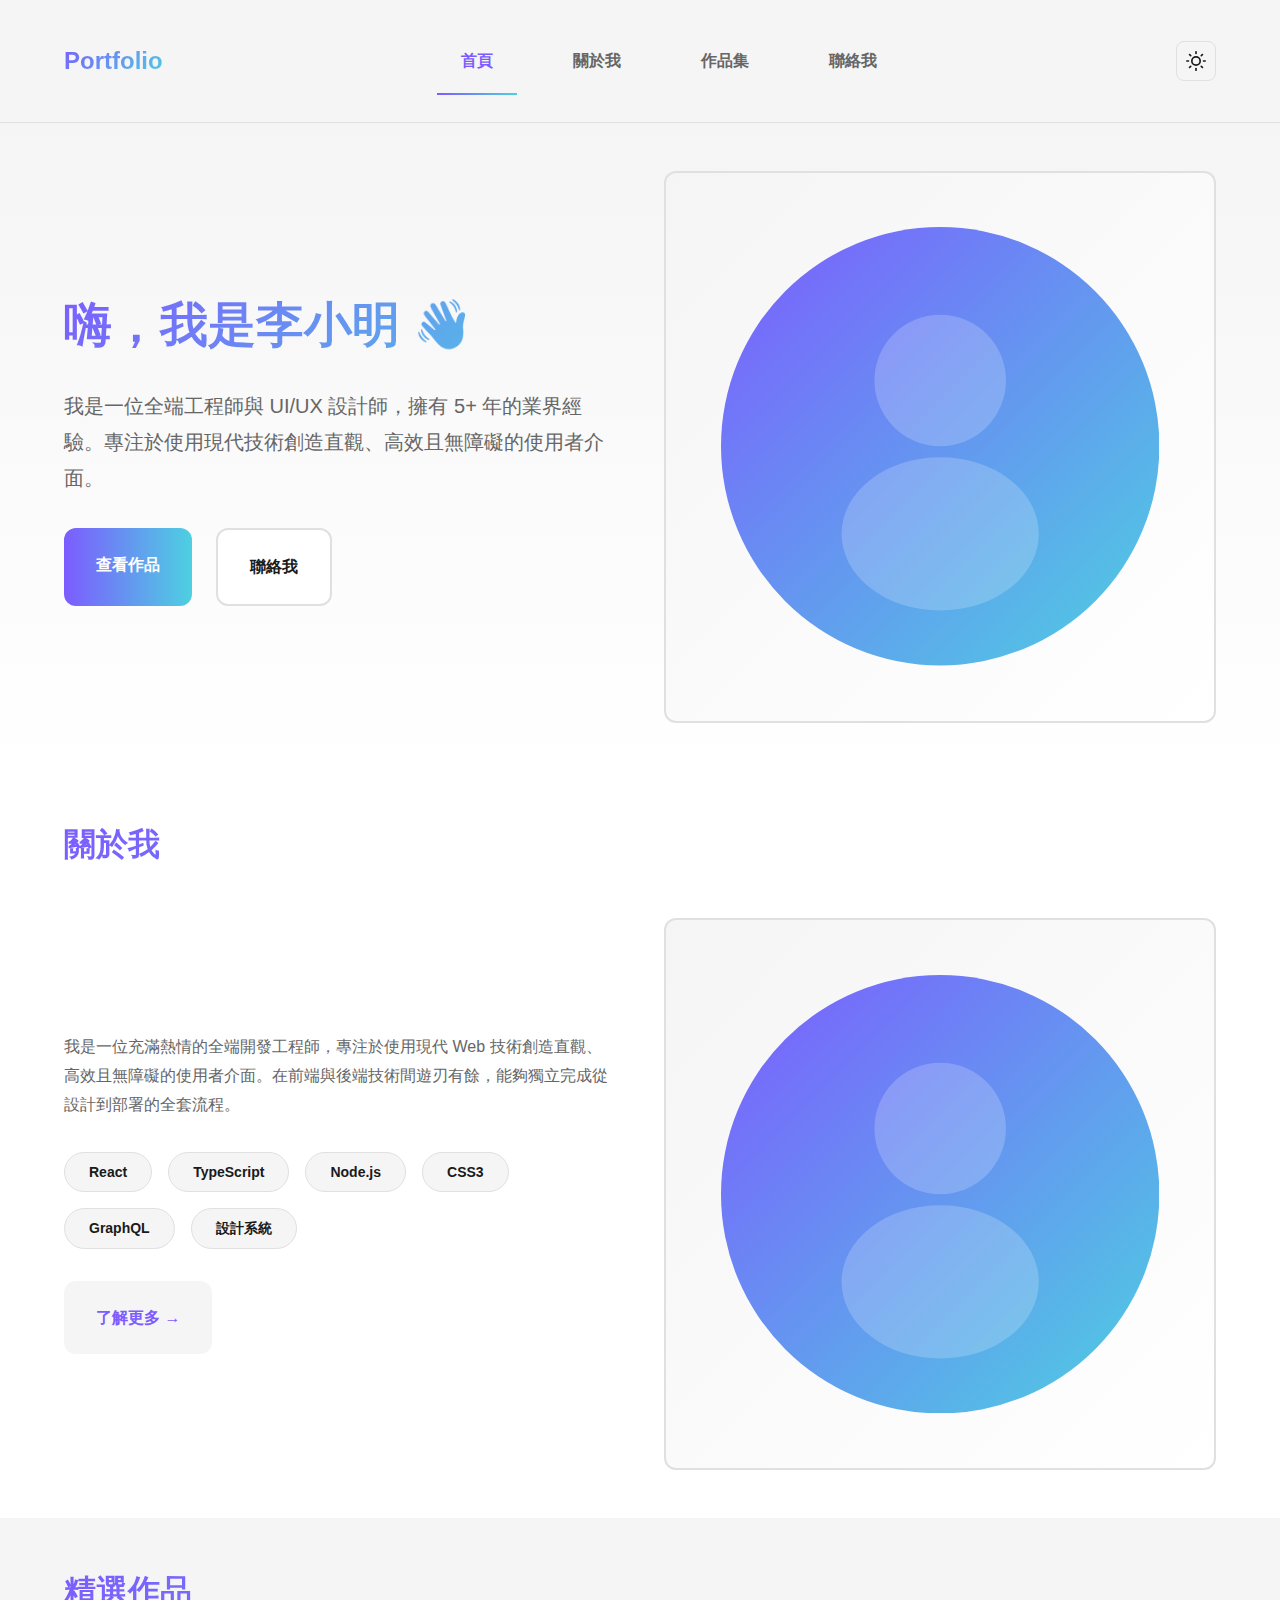
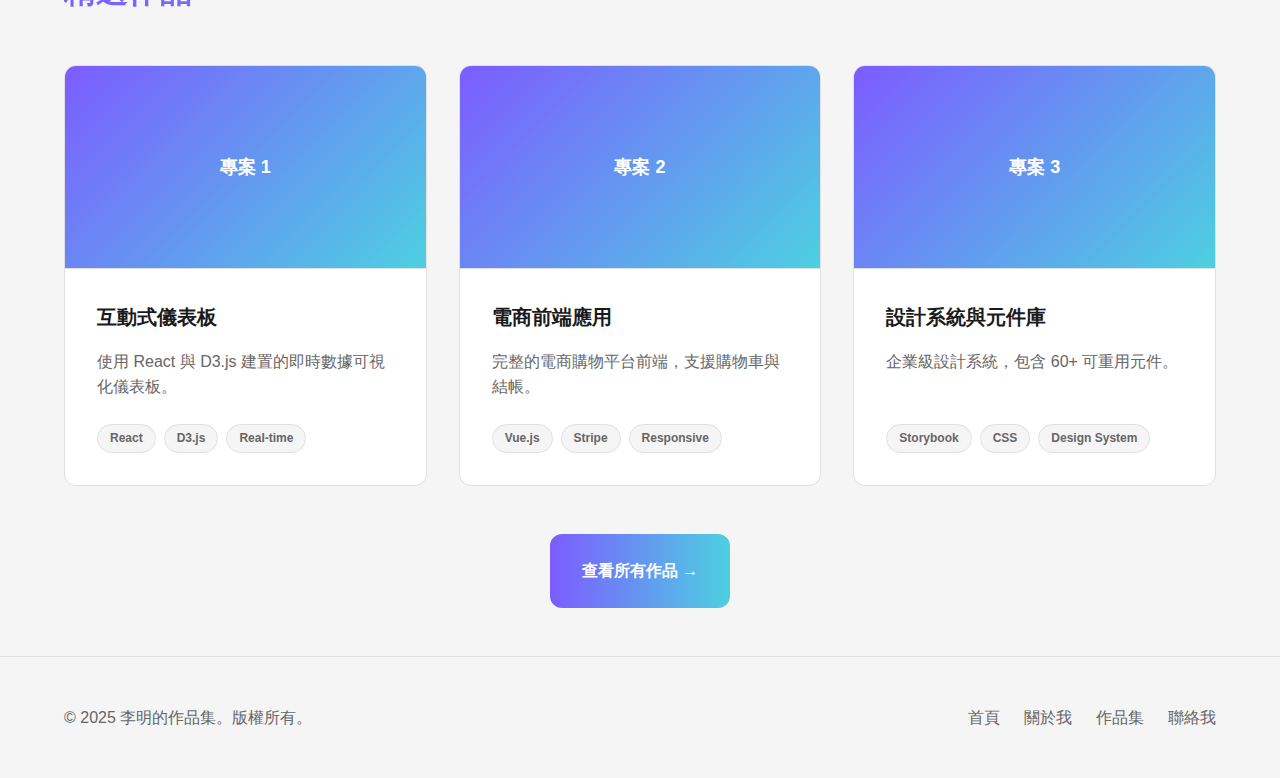
<file: index.html>
<!doctype html>
<html lang="zh-Hant">
  <head>
    <meta charset="utf-8" />
    <meta name="viewport" content="width=device-width, initial-scale=1.0" />
    <meta name="description" content="李明的個人作品集網站 - 全端工程師與 UI/UX 設計師" />
    <title>首頁 | 個人簡介</title>
    <link rel="stylesheet" href="style.css" />
  </head>
  <body>
    <div class="page-wrapper">
      <!-- Header -->
      <header class="header">
        <div class="header-container">
          <div class="logo">
            <h1>Portfolio</h1>
          </div>
          <nav aria-label="主要導覽">
            <a href="index.html" class="nav-link">首頁</a>
            <a href="pages/about.html" class="nav-link">關於我</a>
            <a href="pages/projects.html" class="nav-link">作品集</a>
            <a href="pages/contact.html" class="nav-link">聯絡我</a>
          </nav>
          <button id="theme-toggle" class="theme-toggle" aria-label="切換深色/淺色模式">
            <svg class="icon-sun" viewBox="0 0 24 24" xmlns="http://www.w3.org/2000/svg">
              <circle cx="12" cy="12" r="5" />
              <line x1="12" y1="1" x2="12" y2="3" />
              <line x1="12" y1="21" x2="12" y2="23" />
              <line x1="4.22" y1="4.22" x2="5.64" y2="5.64" />
              <line x1="18.36" y1="18.36" x2="19.78" y2="19.78" />
              <line x1="1" y1="12" x2="3" y2="12" />
              <line x1="21" y1="12" x2="23" y2="12" />
              <line x1="4.22" y1="19.78" x2="5.64" y2="18.36" />
              <line x1="18.36" y1="5.64" x2="19.78" y2="4.22" />
            </svg>
            <svg class="icon-moon" viewBox="0 0 24 24" xmlns="http://www.w3.org/2000/svg">
              <path d="M21 12.79A9 9 0 1 1 11.21 3 7 7 0 0 0 21 12.79z" />
            </svg>
          </button>
        </div>
      </header>

      <main>
        <!-- Hero Section -->
        <section class="section" style="background: linear-gradient(180deg, var(--color-bg-secondary), var(--color-bg));">
          <div class="section-container">
            <div class="about-content" style="gap: var(--spacing-xl); align-items: center;">
              <div>
                <h1 style="font-size: 3rem; margin-bottom: var(--spacing-md); background: linear-gradient(135deg, var(--color-accent), var(--color-accent-light)); -webkit-background-clip: text; -webkit-text-fill-color: transparent; background-clip: text;">
                  嗨，我是李小明 👋
                </h1>
                <p style="font-size: 1.25rem; color: var(--color-text-secondary); margin-bottom: var(--spacing-lg); line-height: 1.8;">
                  我是一位全端工程師與 UI/UX 設計師，擁有 5+ 年的業界經驗。專注於使用現代技術創造直觀、高效且無障礙的使用者介面。
                </p>
                <div style="display: flex; gap: var(--spacing-md); flex-wrap: wrap;">
                  <a href="pages/projects.html" style="display: inline-block; padding: var(--spacing-md) var(--spacing-lg); background: linear-gradient(90deg, var(--color-accent), var(--color-accent-light)); color: #fff; text-decoration: none; border-radius: var(--radius-lg); font-weight: 700; transition: var(--transition);">查看作品</a>
                  <a href="pages/contact.html" style="display: inline-block; padding: var(--spacing-md) var(--spacing-lg); background: var(--color-bg); border: 2px solid var(--color-border); color: var(--color-text); text-decoration: none; border-radius: var(--radius-lg); font-weight: 700; transition: var(--transition);">聯絡我</a>
                </div>
              </div>
              <div style="flex: 0 1 400px;">
                <div class="placeholder-avatar">
                  <svg viewBox="0 0 200 200" xmlns="http://www.w3.org/2000/svg">
                    <defs>
                      <linearGradient id="heroGrad" x1="0%" y1="0%" x2="100%" y2="100%">
                        <stop offset="0%" style="stop-color:#7c5cff;stop-opacity:1" />
                        <stop offset="100%" style="stop-color:#4dd0e1;stop-opacity:1" />
                      </linearGradient>
                    </defs>
                    <circle cx="100" cy="100" r="100" fill="url(#heroGrad)" />
                    <circle cx="100" cy="70" r="30" fill="#fff" opacity="0.2" />
                    <ellipse cx="100" cy="140" rx="45" ry="35" fill="#fff" opacity="0.2" />
                  </svg>
                </div>
              </div>
            </div>
          </div>
        </section>

        <!-- About Preview Section -->
        <section id="about" class="section about-section">
          <div class="section-container">
            <h2>關於我</h2>
            <div class="about-content">
              <div>
                <p style="color: var(--color-text-secondary); line-height: 1.8; margin-bottom: var(--spacing-md);">
                  我是一位充滿熱情的全端開發工程師，專注於使用現代 Web 技術創造直觀、高效且無障礙的使用者介面。在前端與後端技術間遊刃有餘，能夠獨立完成從設計到部署的全套流程。
                </p>
                <div class="skills">
                  <span class="skill-badge">React</span>
                  <span class="skill-badge">TypeScript</span>
                  <span class="skill-badge">Node.js</span>
                  <span class="skill-badge">CSS3</span>
                  <span class="skill-badge">GraphQL</span>
                  <span class="skill-badge">設計系統</span>
                </div>
                <a href="pages/about.html" style="display: inline-block; margin-top: var(--spacing-lg); padding: var(--spacing-md) var(--spacing-lg); background: var(--color-bg-secondary); color: var(--color-accent); text-decoration: none; border-radius: var(--radius-lg); font-weight: 700; transition: var(--transition);">了解更多 →</a>
              </div>
              <div class="placeholder-avatar">
                <svg viewBox="0 0 200 200" xmlns="http://www.w3.org/2000/svg">
                  <defs>
                    <linearGradient id="aboutGrad" x1="0%" y1="0%" x2="100%" y2="100%">
                      <stop offset="0%" style="stop-color:#7c5cff;stop-opacity:1" />
                      <stop offset="100%" style="stop-color:#4dd0e1;stop-opacity:1" />
                    </linearGradient>
                  </defs>
                  <circle cx="100" cy="100" r="100" fill="url(#aboutGrad)" />
                  <circle cx="100" cy="70" r="30" fill="#fff" opacity="0.2" />
                  <ellipse cx="100" cy="140" rx="45" ry="35" fill="#fff" opacity="0.2" />
                </svg>
              </div>
            </div>
          </div>
        </section>

        <!-- Featured Projects Section -->
        <section id="projects" class="section projects-section">
          <div class="section-container">
            <h2>精選作品</h2>
            <div class="projects-grid">
              <article class="project-card">
                <div class="project-image">
                  <div class="project-placeholder">專案 1</div>
                </div>
                <div class="project-content">
                  <h3>互動式儀表板</h3>
                  <p>使用 React 與 D3.js 建置的即時數據可視化儀表板。</p>
                  <div class="project-tags">
                    <span class="tag">React</span>
                    <span class="tag">D3.js</span>
                    <span class="tag">Real-time</span>
                  </div>
                </div>
              </article>

              <article class="project-card">
                <div class="project-image">
                  <div class="project-placeholder">專案 2</div>
                </div>
                <div class="project-content">
                  <h3>電商前端應用</h3>
                  <p>完整的電商購物平台前端，支援購物車與結帳。</p>
                  <div class="project-tags">
                    <span class="tag">Vue.js</span>
                    <span class="tag">Stripe</span>
                    <span class="tag">Responsive</span>
                  </div>
                </div>
              </article>

              <article class="project-card">
                <div class="project-image">
                  <div class="project-placeholder">專案 3</div>
                </div>
                <div class="project-content">
                  <h3>設計系統與元件庫</h3>
                  <p>企業級設計系統，包含 60+ 可重用元件。</p>
                  <div class="project-tags">
                    <span class="tag">Storybook</span>
                    <span class="tag">CSS</span>
                    <span class="tag">Design System</span>
                  </div>
                </div>
              </article>
            </div>
            <div style="text-align: center; margin-top: var(--spacing-xl);">
              <a href="pages/projects.html" style="display: inline-block; padding: var(--spacing-md) var(--spacing-lg); background: linear-gradient(90deg, var(--color-accent), var(--color-accent-light)); color: #fff; text-decoration: none; border-radius: var(--radius-lg); font-weight: 700; transition: var(--transition);">查看所有作品 →</a>
            </div>
          </div>
        </section>
      </main>

      <!-- Footer -->
      <footer class="footer">
        <div class="footer-container">
          <p>&copy; 2025 李明的作品集。版權所有。</p>
          <div class="footer-links">
            <a href="index.html">首頁</a>
            <a href="pages/about.html">關於我</a>
            <a href="pages/projects.html">作品集</a>
            <a href="pages/contact.html">聯絡我</a>
          </div>
        </div>
      </footer>

      <!-- Back to Top Button -->
      <button id="back-to-top" aria-label="返回頂部">↑</button>
    </div>

    <script src="data.js"></script>
    <script src="script.js"></script>
  </body>
</html>
</file>
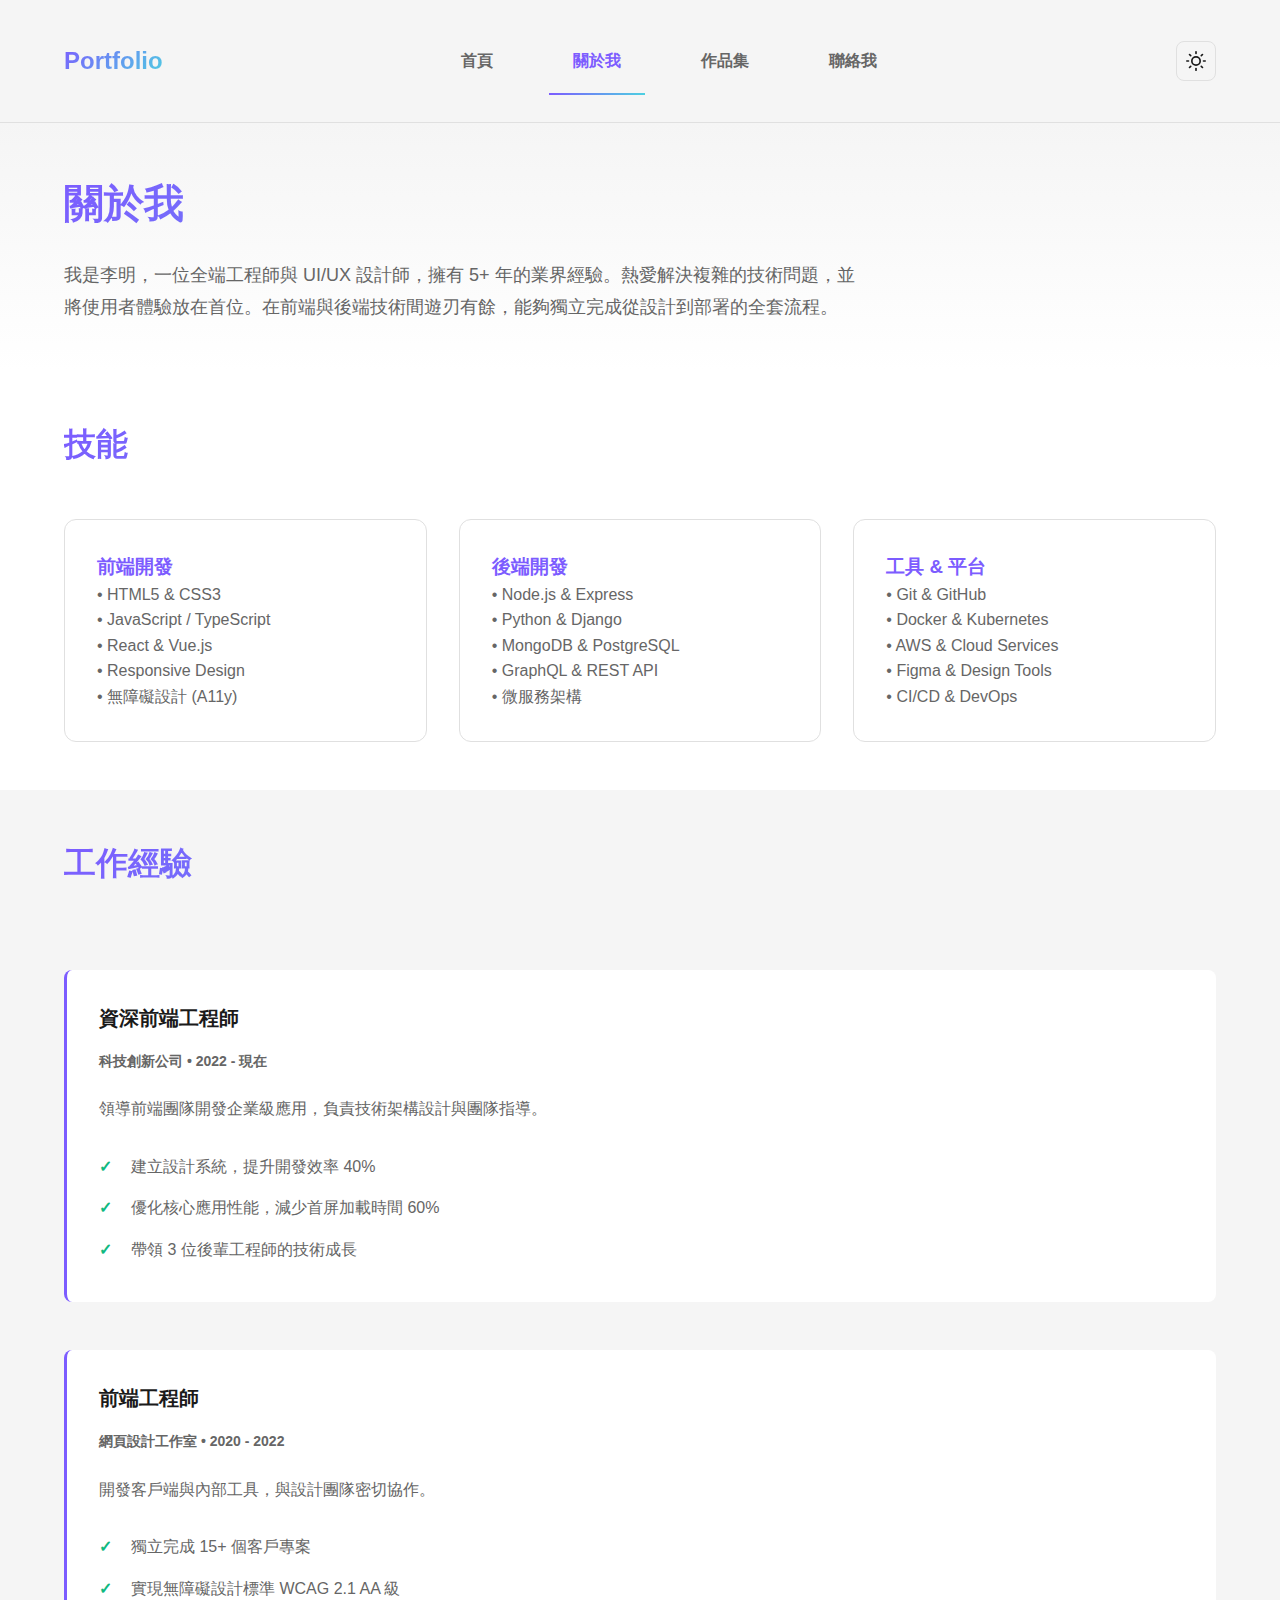
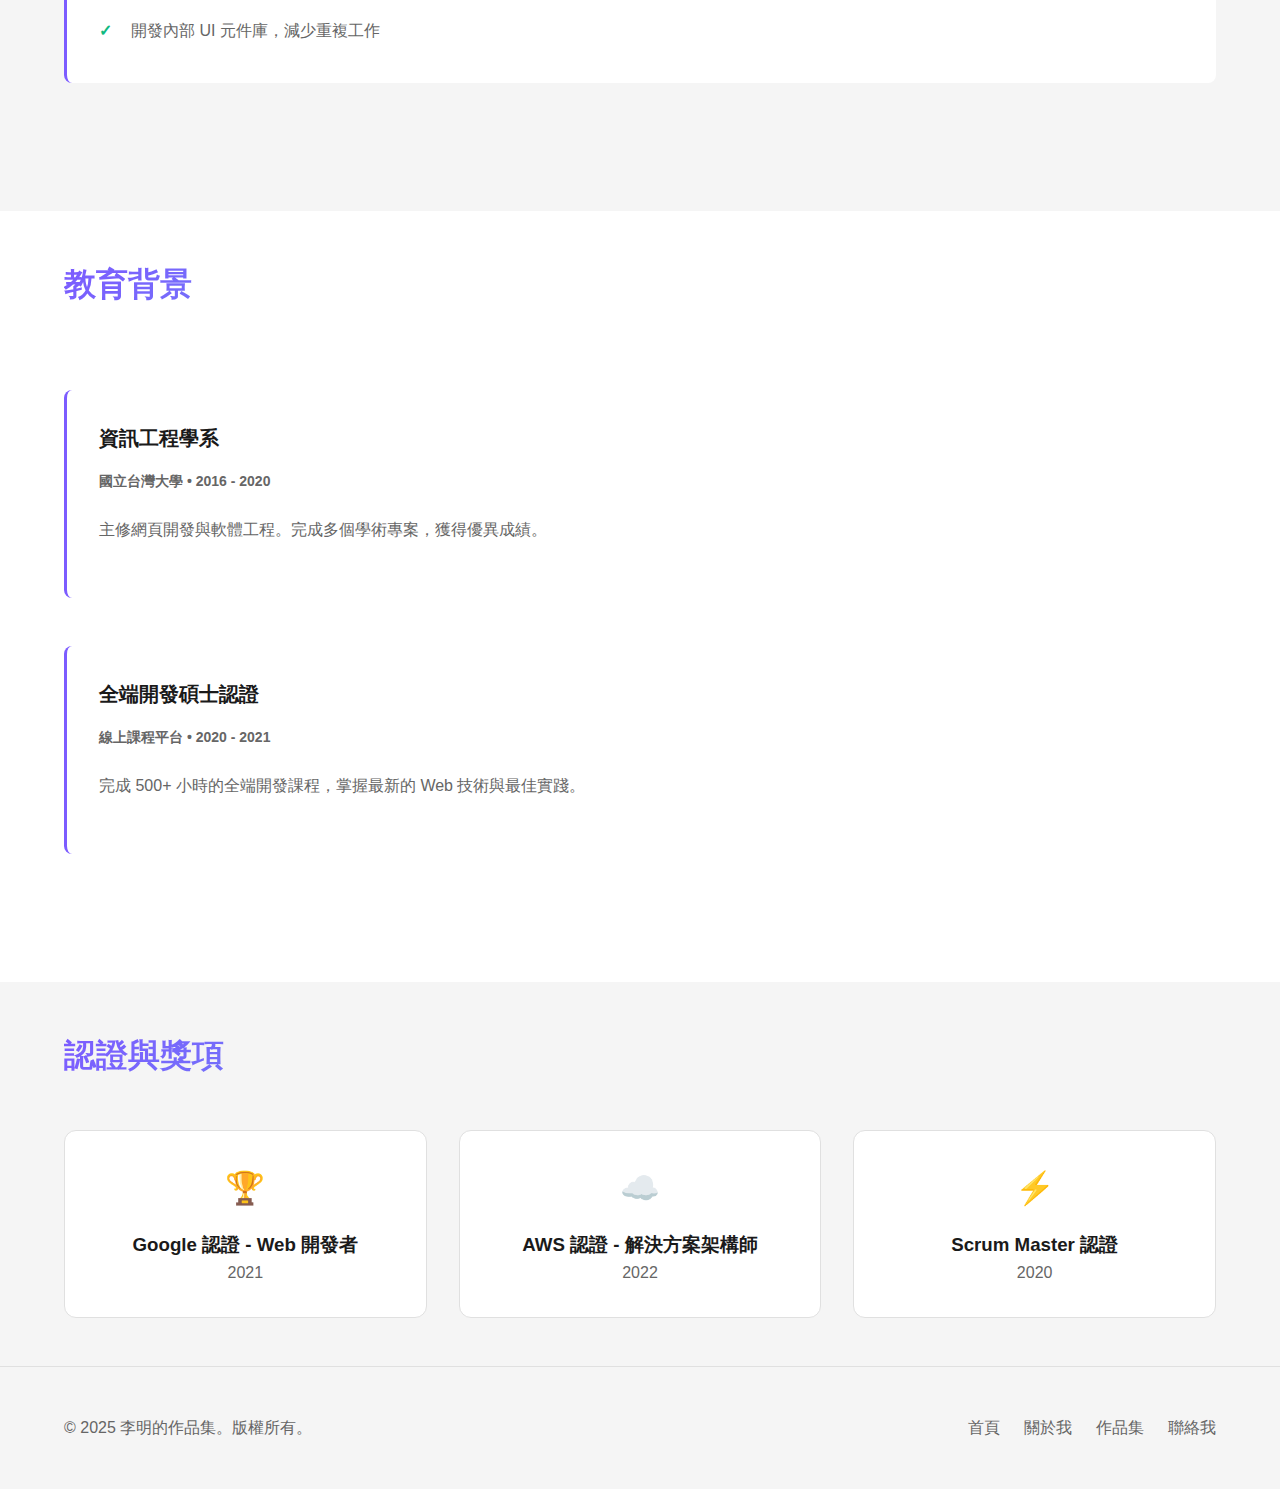
<file: pages/about.html>
<!doctype html>
<html lang="zh-Hant">
  <head>
    <meta charset="utf-8" />
    <meta name="viewport" content="width=device-width, initial-scale=1.0" />
    <meta name="description" content="瞭解更多關於李明的背景、技能與經驗" />
    <title>關於我 | 個人簡介</title>
    <link rel="stylesheet" href="../style.css" />
  </head>
  <body>
    <div class="page-wrapper">
      <!-- Header -->
      <header class="header">
        <div class="header-container">
          <div class="logo">
            <h1>Portfolio</h1>
          </div>
          <nav aria-label="主要導覽">
            <a href="../index.html" class="nav-link">首頁</a>
            <a href="about.html" class="nav-link">關於我</a>
            <a href="projects.html" class="nav-link">作品集</a>
            <a href="contact.html" class="nav-link">聯絡我</a>
          </nav>
          <button id="theme-toggle" class="theme-toggle" aria-label="切換深色/淺色模式">
            <svg class="icon-sun" viewBox="0 0 24 24" xmlns="http://www.w3.org/2000/svg">
              <circle cx="12" cy="12" r="5" />
              <line x1="12" y1="1" x2="12" y2="3" />
              <line x1="12" y1="21" x2="12" y2="23" />
              <line x1="4.22" y1="4.22" x2="5.64" y2="5.64" />
              <line x1="18.36" y1="18.36" x2="19.78" y2="19.78" />
              <line x1="1" y1="12" x2="3" y2="12" />
              <line x1="21" y1="12" x2="23" y2="12" />
              <line x1="4.22" y1="19.78" x2="5.64" y2="18.36" />
              <line x1="18.36" y1="5.64" x2="19.78" y2="4.22" />
            </svg>
            <svg class="icon-moon" viewBox="0 0 24 24" xmlns="http://www.w3.org/2000/svg">
              <path d="M21 12.79A9 9 0 1 1 11.21 3 7 7 0 0 0 21 12.79z" />
            </svg>
          </button>
        </div>
      </header>

      <main>
        <!-- About Hero -->
        <section class="section" style="background: linear-gradient(180deg, var(--color-bg-secondary), var(--color-bg));">
          <div class="section-container">
            <h1 style="font-size: 2.5rem; margin-bottom: var(--spacing-md); background: linear-gradient(135deg, var(--color-accent), var(--color-accent-light)); -webkit-background-clip: text; -webkit-text-fill-color: transparent; background-clip: text;">
              關於我
            </h1>
            <p style="font-size: 1.125rem; color: var(--color-text-secondary); max-width: 800px; line-height: 1.8;">
              我是李明，一位全端工程師與 UI/UX 設計師，擁有 5+ 年的業界經驗。熱愛解決複雜的技術問題，並將使用者體驗放在首位。在前端與後端技術間遊刃有餘，能夠獨立完成從設計到部署的全套流程。
            </p>
          </div>
        </section>

        <!-- Skills Section -->
        <section class="section about-section">
          <div class="section-container">
            <h2>技能</h2>
            <div style="display: grid; grid-template-columns: repeat(auto-fit, minmax(280px, 1fr)); gap: var(--spacing-lg);">
              <div style="background: var(--color-bg); padding: var(--spacing-lg); border-radius: var(--radius-lg); border: 1px solid var(--color-border);">
                <h3 style="margin-top: 0; color: var(--color-accent);">前端開發</h3>
                <ul style="list-style: none; color: var(--color-text-secondary);">
                  <li>• HTML5 & CSS3</li>
                  <li>• JavaScript / TypeScript</li>
                  <li>• React & Vue.js</li>
                  <li>• Responsive Design</li>
                  <li>• 無障礙設計 (A11y)</li>
                </ul>
              </div>

              <div style="background: var(--color-bg); padding: var(--spacing-lg); border-radius: var(--radius-lg); border: 1px solid var(--color-border);">
                <h3 style="margin-top: 0; color: var(--color-accent);">後端開發</h3>
                <ul style="list-style: none; color: var(--color-text-secondary);">
                  <li>• Node.js & Express</li>
                  <li>• Python & Django</li>
                  <li>• MongoDB & PostgreSQL</li>
                  <li>• GraphQL & REST API</li>
                  <li>• 微服務架構</li>
                </ul>
              </div>

              <div style="background: var(--color-bg); padding: var(--spacing-lg); border-radius: var(--radius-lg); border: 1px solid var(--color-border);">
                <h3 style="margin-top: 0; color: var(--color-accent);">工具 & 平台</h3>
                <ul style="list-style: none; color: var(--color-text-secondary);">
                  <li>• Git & GitHub</li>
                  <li>• Docker & Kubernetes</li>
                  <li>• AWS & Cloud Services</li>
                  <li>• Figma & Design Tools</li>
                  <li>• CI/CD & DevOps</li>
                </ul>
              </div>
            </div>
          </div>
        </section>

        <!-- Experience Section -->
        <section class="section projects-section">
          <div class="section-container">
            <h2>工作經驗</h2>
            <div class="timeline">
              <div class="timeline-item">
                <h3>資深前端工程師</h3>
                <div class="period">科技創新公司 • 2022 - 現在</div>
                <div class="description">
                  領導前端團隊開發企業級應用，負責技術架構設計與團隊指導。
                </div>
                <ul class="achievement-list">
                  <li>建立設計系統，提升開發效率 40%</li>
                  <li>優化核心應用性能，減少首屏加載時間 60%</li>
                  <li>帶領 3 位後輩工程師的技術成長</li>
                </ul>
              </div>

              <div class="timeline-item">
                <h3>前端工程師</h3>
                <div class="period">網頁設計工作室 • 2020 - 2022</div>
                <div class="description">
                  開發客戶端與內部工具，與設計團隊密切協作。
                </div>
                <ul class="achievement-list">
                  <li>獨立完成 15+ 個客戶專案</li>
                  <li>實現無障礙設計標準 WCAG 2.1 AA 級</li>
                  <li>開發內部 UI 元件庫，減少重複工作</li>
                </ul>
              </div>
            </div>
          </div>
        </section>

        <!-- Education Section -->
        <section class="section about-section">
          <div class="section-container">
            <h2>教育背景</h2>
            <div class="timeline">
              <div class="timeline-item">
                <h3>資訊工程學系</h3>
                <div class="period">國立台灣大學 • 2016 - 2020</div>
                <div class="description">
                  主修網頁開發與軟體工程。完成多個學術專案，獲得優異成績。
                </div>
              </div>

              <div class="timeline-item">
                <h3>全端開發碩士認證</h3>
                <div class="period">線上課程平台 • 2020 - 2021</div>
                <div class="description">
                  完成 500+ 小時的全端開發課程，掌握最新的 Web 技術與最佳實踐。
                </div>
              </div>
            </div>
          </div>
        </section>

        <!-- Certifications Section -->
        <section class="section projects-section">
          <div class="section-container">
            <h2>認證與獎項</h2>
            <div style="display: grid; grid-template-columns: repeat(auto-fit, minmax(250px, 1fr)); gap: var(--spacing-lg);">
              <div style="background: var(--color-bg); padding: var(--spacing-lg); border-radius: var(--radius-lg); border: 1px solid var(--color-border); text-align: center;">
                <div style="font-size: 2rem; margin-bottom: var(--spacing-sm);">🏆</div>
                <h3 style="margin-top: 0;">Google 認證 - Web 開發者</h3>
                <div style="color: var(--color-text-secondary);">2021</div>
              </div>

              <div style="background: var(--color-bg); padding: var(--spacing-lg); border-radius: var(--radius-lg); border: 1px solid var(--color-border); text-align: center;">
                <div style="font-size: 2rem; margin-bottom: var(--spacing-sm);">☁️</div>
                <h3 style="margin-top: 0;">AWS 認證 - 解決方案架構師</h3>
                <div style="color: var(--color-text-secondary);">2022</div>
              </div>

              <div style="background: var(--color-bg); padding: var(--spacing-lg); border-radius: var(--radius-lg); border: 1px solid var(--color-border); text-align: center;">
                <div style="font-size: 2rem; margin-bottom: var(--spacing-sm);">⚡</div>
                <h3 style="margin-top: 0;">Scrum Master 認證</h3>
                <div style="color: var(--color-text-secondary);">2020</div>
              </div>
            </div>
          </div>
        </section>
      </main>

      <!-- Footer -->
      <footer class="footer">
        <div class="footer-container">
          <p>&copy; 2025 李明的作品集。版權所有。</p>
          <div class="footer-links">
            <a href="../index.html">首頁</a>
            <a href="about.html">關於我</a>
            <a href="projects.html">作品集</a>
            <a href="contact.html">聯絡我</a>
          </div>
        </div>
      </footer>

      <!-- Back to Top Button -->
      <button id="back-to-top" aria-label="返回頂部">↑</button>
    </div>

    <script src="../data.js"></script>
    <script src="../script.js"></script>
  </body>
</html>
</file>
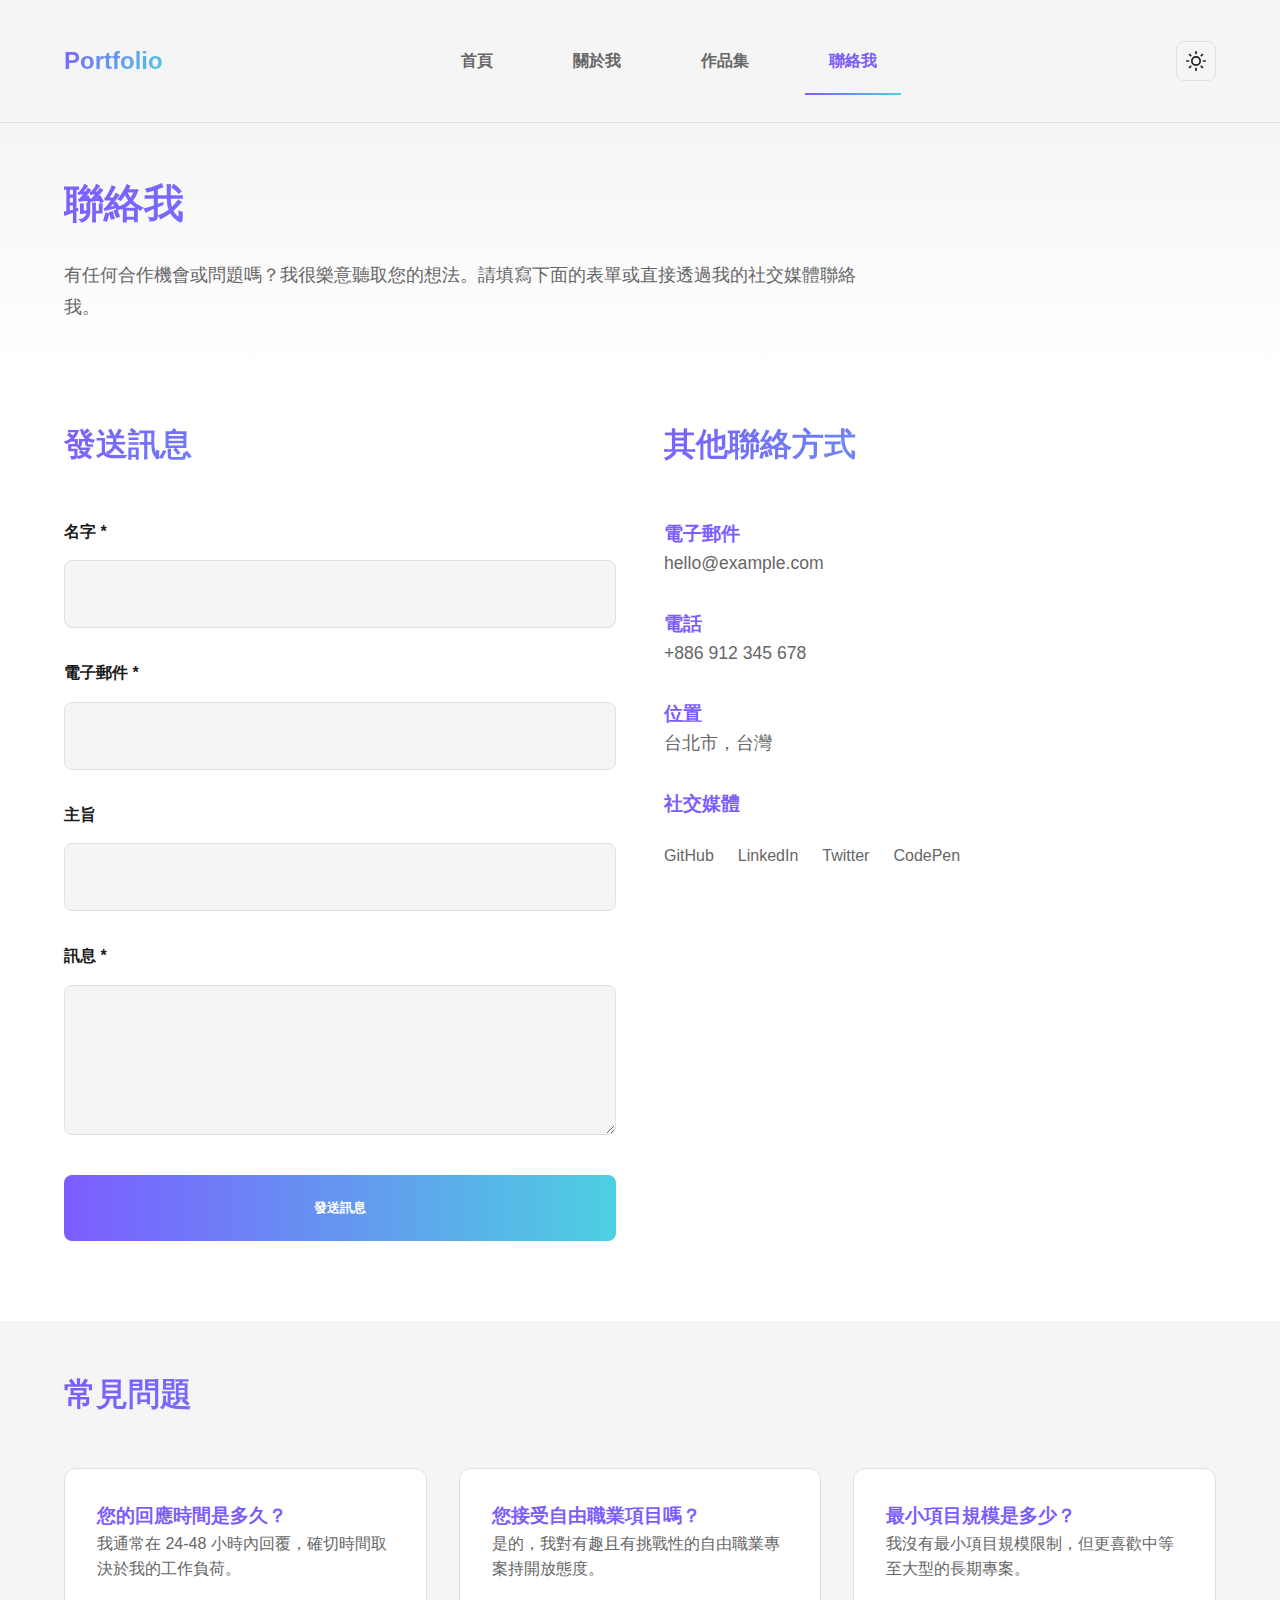
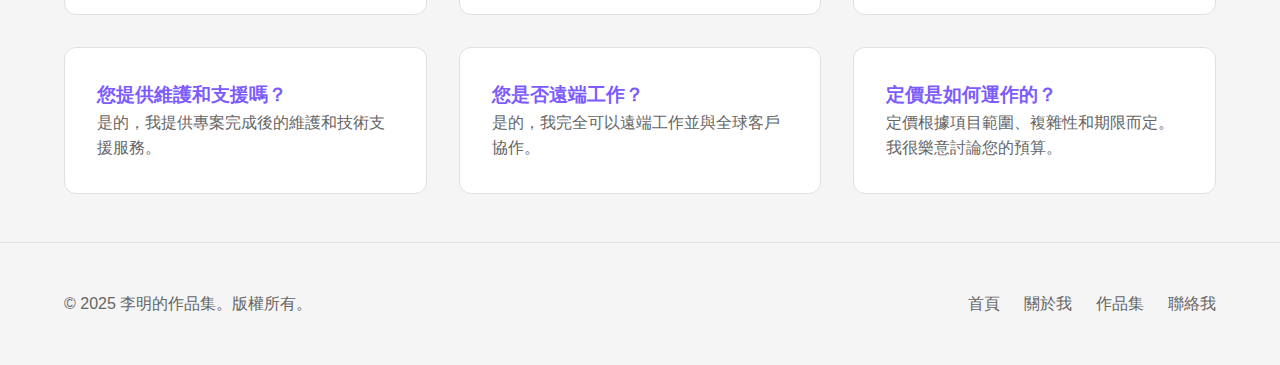
<file: pages/contact.html>
<!doctype html>
<html lang="zh-Hant">
  <head>
    <meta charset="utf-8" />
    <meta name="viewport" content="width=device-width, initial-scale=1.0" />
    <meta name="description" content="聯絡李明進行合作或諮詢" />
    <title>聯絡我 | 個人簡介</title>
    <link rel="stylesheet" href="../style.css" />
  </head>
  <body>
    <div class="page-wrapper">
      <!-- Header -->
      <header class="header">
        <div class="header-container">
          <div class="logo">
            <h1>Portfolio</h1>
          </div>
          <nav aria-label="主要導覽">
            <a href="../index.html" class="nav-link">首頁</a>
            <a href="about.html" class="nav-link">關於我</a>
            <a href="projects.html" class="nav-link">作品集</a>
            <a href="contact.html" class="nav-link">聯絡我</a>
          </nav>
          <button id="theme-toggle" class="theme-toggle" aria-label="切換深色/淺色模式">
            <svg class="icon-sun" viewBox="0 0 24 24" xmlns="http://www.w3.org/2000/svg">
              <circle cx="12" cy="12" r="5" />
              <line x1="12" y1="1" x2="12" y2="3" />
              <line x1="12" y1="21" x2="12" y2="23" />
              <line x1="4.22" y1="4.22" x2="5.64" y2="5.64" />
              <line x1="18.36" y1="18.36" x2="19.78" y2="19.78" />
              <line x1="1" y1="12" x2="3" y2="12" />
              <line x1="21" y1="12" x2="23" y2="12" />
              <line x1="4.22" y1="19.78" x2="5.64" y2="18.36" />
              <line x1="18.36" y1="5.64" x2="19.78" y2="4.22" />
            </svg>
            <svg class="icon-moon" viewBox="0 0 24 24" xmlns="http://www.w3.org/2000/svg">
              <path d="M21 12.79A9 9 0 1 1 11.21 3 7 7 0 0 0 21 12.79z" />
            </svg>
          </button>
        </div>
      </header>

      <main>
        <!-- Contact Hero -->
        <section class="section" style="background: linear-gradient(180deg, var(--color-bg-secondary), var(--color-bg));">
          <div class="section-container">
            <h1 style="font-size: 2.5rem; margin-bottom: var(--spacing-md); background: linear-gradient(135deg, var(--color-accent), var(--color-accent-light)); -webkit-background-clip: text; -webkit-text-fill-color: transparent; background-clip: text;">
              聯絡我
            </h1>
            <p style="font-size: 1.125rem; color: var(--color-text-secondary); max-width: 800px; line-height: 1.8;">
              有任何合作機會或問題嗎？我很樂意聽取您的想法。請填寫下面的表單或直接透過我的社交媒體聯絡我。
            </p>
          </div>
        </section>

        <!-- Contact Content -->
        <section class="section about-section">
          <div class="section-container">
            <div style="display: grid; grid-template-columns: 1fr 1fr; gap: var(--spacing-xl); align-items: start;">
              <!-- Contact Form -->
              <div>
                <h2 style="margin-top: 0;">發送訊息</h2>
                <form id="contact-form" class="contact-form">
                  <div class="form-group">
                    <label for="name">名字 *</label>
                    <input type="text" id="name" name="name" required />
                  </div>

                  <div class="form-group">
                    <label for="email">電子郵件 *</label>
                    <input type="email" id="email" name="email" required />
                  </div>

                  <div class="form-group">
                    <label for="subject">主旨</label>
                    <input type="text" id="subject" name="subject" />
                  </div>

                  <div class="form-group">
                    <label for="message">訊息 *</label>
                    <textarea id="message" name="message" required></textarea>
                  </div>

                  <div class="form-group">
                    <button type="submit">發送訊息</button>
                  </div>
                </form>
              </div>

              <!-- Contact Info -->
              <div>
                <h2 style="margin-top: 0;">其他聯絡方式</h2>

                <div style="margin-bottom: var(--spacing-lg);">
                  <h3 style="color: var(--color-accent);">電子郵件</h3>
                  <a href="mailto:hello@example.com" style="color: var(--color-text-secondary); text-decoration: none; font-size: 1.1rem;">
                    hello@example.com
                  </a>
                </div>

                <div style="margin-bottom: var(--spacing-lg);">
                  <h3 style="color: var(--color-accent);">電話</h3>
                  <a href="tel:+886912345678" style="color: var(--color-text-secondary); text-decoration: none; font-size: 1.1rem;">
                    +886 912 345 678
                  </a>
                </div>

                <div style="margin-bottom: var(--spacing-lg);">
                  <h3 style="color: var(--color-accent);">位置</h3>
                  <p style="color: var(--color-text-secondary); font-size: 1.1rem;">
                    台北市，台灣
                  </p>
                </div>

                <div>
                  <h3 style="color: var(--color-accent); margin-bottom: var(--spacing-md);">社交媒體</h3>
                  <div style="display: flex; gap: var(--spacing-md); flex-wrap: wrap;">
                    <a href="https://github.com" target="_blank" rel="noopener noreferrer" style="color: var(--color-text-secondary); text-decoration: none; transition: var(--transition);" onmouseover="this.style.color='var(--color-accent)'" onmouseout="this.style.color='var(--color-text-secondary)'">GitHub</a>
                    <a href="https://linkedin.com" target="_blank" rel="noopener noreferrer" style="color: var(--color-text-secondary); text-decoration: none; transition: var(--transition);" onmouseover="this.style.color='var(--color-accent)'" onmouseout="this.style.color='var(--color-text-secondary)'">LinkedIn</a>
                    <a href="https://twitter.com" target="_blank" rel="noopener noreferrer" style="color: var(--color-text-secondary); text-decoration: none; transition: var(--transition);" onmouseover="this.style.color='var(--color-accent)'" onmouseout="this.style.color='var(--color-text-secondary)'">Twitter</a>
                    <a href="https://codepen.io" target="_blank" rel="noopener noreferrer" style="color: var(--color-text-secondary); text-decoration: none; transition: var(--transition);" onmouseover="this.style.color='var(--color-accent)'" onmouseout="this.style.color='var(--color-text-secondary)'">CodePen</a>
                  </div>
                </div>
              </div>
            </div>
          </div>
        </section>

        <!-- FAQ Section -->
        <section class="section projects-section">
          <div class="section-container">
            <h2>常見問題</h2>
            <div style="display: grid; grid-template-columns: repeat(auto-fit, minmax(300px, 1fr)); gap: var(--spacing-lg);">
              <div style="background: var(--color-bg); padding: var(--spacing-lg); border-radius: var(--radius-lg); border: 1px solid var(--color-border);">
                <h3 style="margin-top: 0; color: var(--color-accent);">您的回應時間是多久？</h3>
                <p style="color: var(--color-text-secondary); margin-bottom: 0;">
                  我通常在 24-48 小時內回覆，確切時間取決於我的工作負荷。
                </p>
              </div>

              <div style="background: var(--color-bg); padding: var(--spacing-lg); border-radius: var(--radius-lg); border: 1px solid var(--color-border);">
                <h3 style="margin-top: 0; color: var(--color-accent);">您接受自由職業項目嗎？</h3>
                <p style="color: var(--color-text-secondary); margin-bottom: 0;">
                  是的，我對有趣且有挑戰性的自由職業專案持開放態度。
                </p>
              </div>

              <div style="background: var(--color-bg); padding: var(--spacing-lg); border-radius: var(--radius-lg); border: 1px solid var(--color-border);">
                <h3 style="margin-top: 0; color: var(--color-accent);">最小項目規模是多少？</h3>
                <p style="color: var(--color-text-secondary); margin-bottom: 0;">
                  我沒有最小項目規模限制，但更喜歡中等至大型的長期專案。
                </p>
              </div>

              <div style="background: var(--color-bg); padding: var(--spacing-lg); border-radius: var(--radius-lg); border: 1px solid var(--color-border);">
                <h3 style="margin-top: 0; color: var(--color-accent);">您提供維護和支援嗎？</h3>
                <p style="color: var(--color-text-secondary); margin-bottom: 0;">
                  是的，我提供專案完成後的維護和技術支援服務。
                </p>
              </div>

              <div style="background: var(--color-bg); padding: var(--spacing-lg); border-radius: var(--radius-lg); border: 1px solid var(--color-border);">
                <h3 style="margin-top: 0; color: var(--color-accent);">您是否遠端工作？</h3>
                <p style="color: var(--color-text-secondary); margin-bottom: 0;">
                  是的，我完全可以遠端工作並與全球客戶協作。
                </p>
              </div>

              <div style="background: var(--color-bg); padding: var(--spacing-lg); border-radius: var(--radius-lg); border: 1px solid var(--color-border);">
                <h3 style="margin-top: 0; color: var(--color-accent);">定價是如何運作的？</h3>
                <p style="color: var(--color-text-secondary); margin-bottom: 0;">
                  定價根據項目範圍、複雜性和期限而定。我很樂意討論您的預算。
                </p>
              </div>
            </div>
          </div>
        </section>
      </main>

      <!-- Footer -->
      <footer class="footer">
        <div class="footer-container">
          <p>&copy; 2025 李明的作品集。版權所有。</p>
          <div class="footer-links">
            <a href="../index.html">首頁</a>
            <a href="about.html">關於我</a>
            <a href="projects.html">作品集</a>
            <a href="contact.html">聯絡我</a>
          </div>
        </div>
      </footer>

      <!-- Back to Top Button -->
      <button id="back-to-top" aria-label="返回頂部">↑</button>
    </div>

    <script src="../data.js"></script>
    <script src="../script.js"></script>
  </body>
</html>
</file>
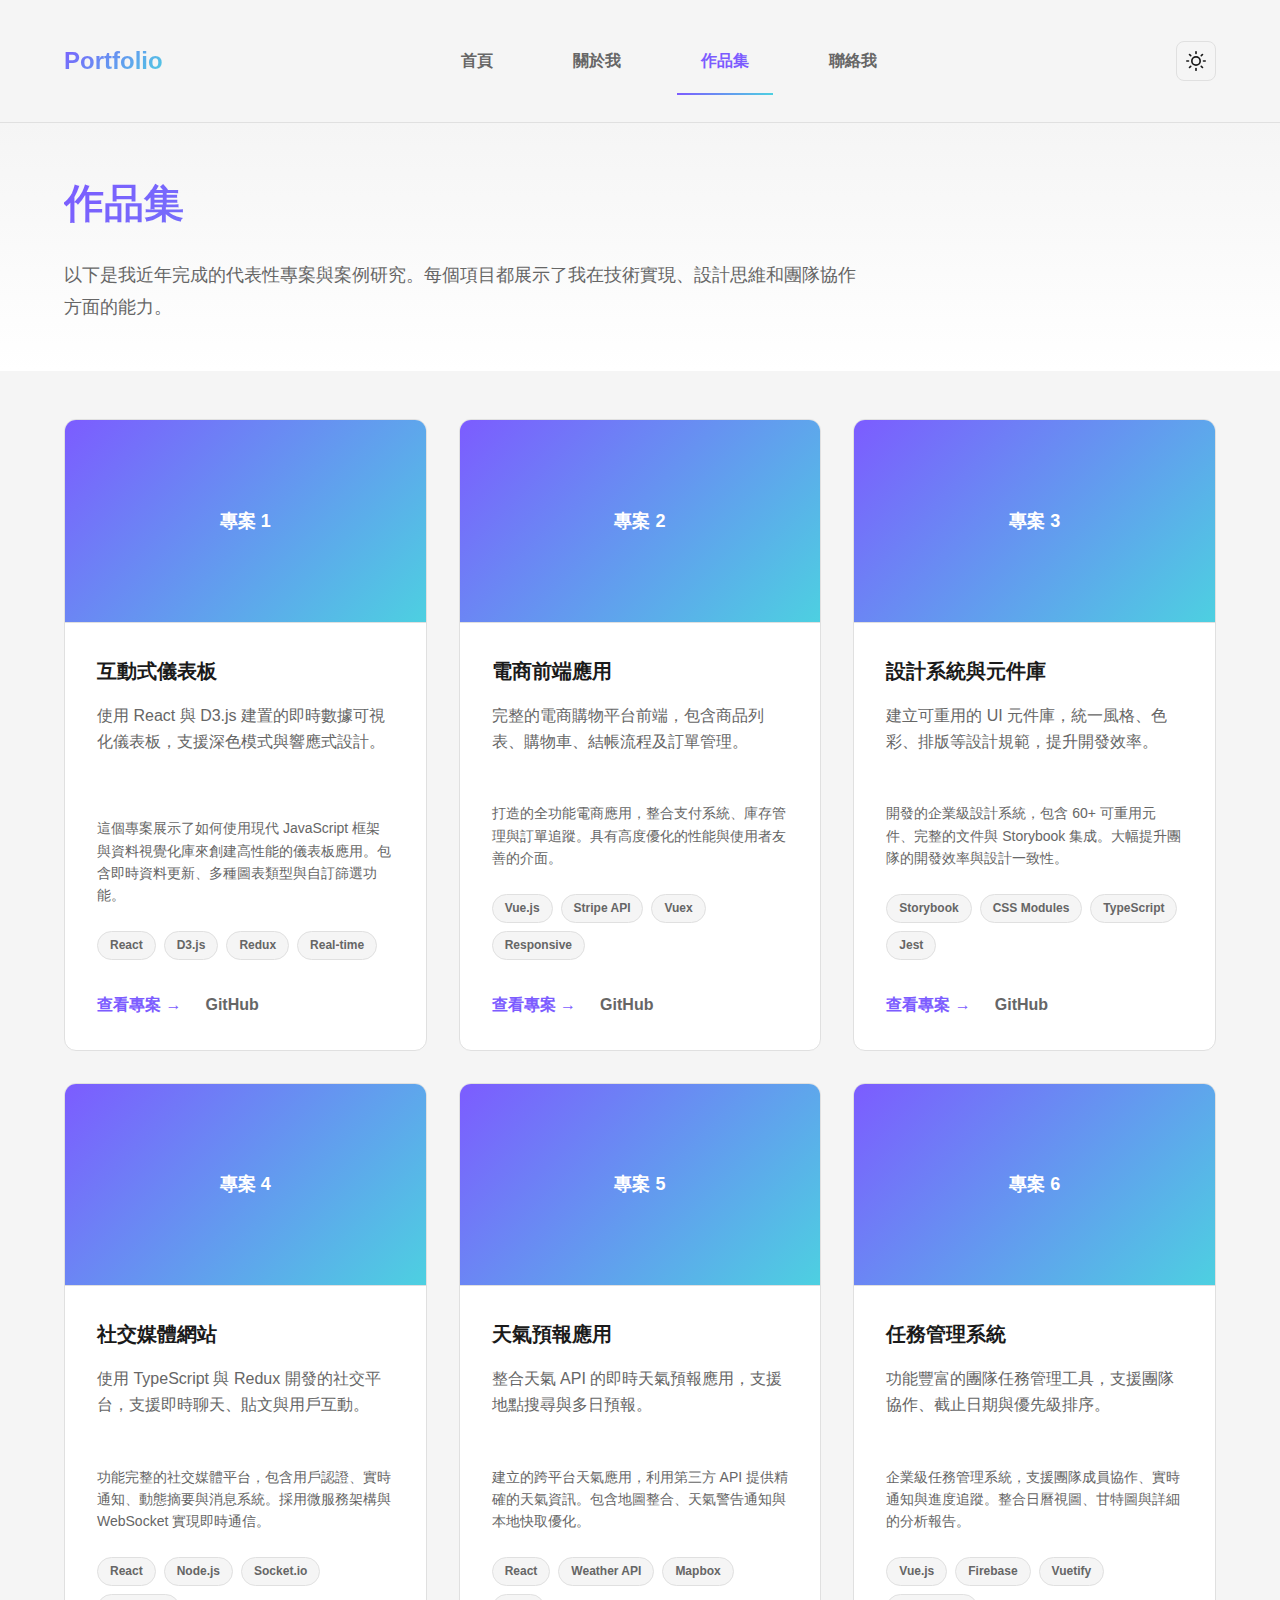
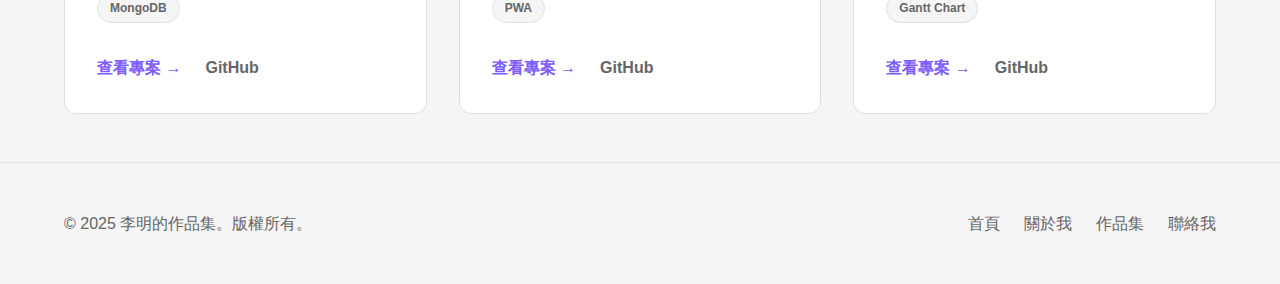
<file: pages/projects.html>
<!doctype html>
<html lang="zh-Hant">
  <head>
    <meta charset="utf-8" />
    <meta name="viewport" content="width=device-width, initial-scale=1.0" />
    <meta name="description" content="查看李明完成的專案與案例研究" />
    <title>作品集 | 個人簡介</title>
    <link rel="stylesheet" href="../style.css" />
  </head>
  <body>
    <div class="page-wrapper">
      <!-- Header -->
      <header class="header">
        <div class="header-container">
          <div class="logo">
            <h1>Portfolio</h1>
          </div>
          <nav aria-label="主要導覽">
            <a href="../index.html" class="nav-link">首頁</a>
            <a href="about.html" class="nav-link">關於我</a>
            <a href="projects.html" class="nav-link">作品集</a>
            <a href="contact.html" class="nav-link">聯絡我</a>
          </nav>
          <button id="theme-toggle" class="theme-toggle" aria-label="切換深色/淺色模式">
            <svg class="icon-sun" viewBox="0 0 24 24" xmlns="http://www.w3.org/2000/svg">
              <circle cx="12" cy="12" r="5" />
              <line x1="12" y1="1" x2="12" y2="3" />
              <line x1="12" y1="21" x2="12" y2="23" />
              <line x1="4.22" y1="4.22" x2="5.64" y2="5.64" />
              <line x1="18.36" y1="18.36" x2="19.78" y2="19.78" />
              <line x1="1" y1="12" x2="3" y2="12" />
              <line x1="21" y1="12" x2="23" y2="12" />
              <line x1="4.22" y1="19.78" x2="5.64" y2="18.36" />
              <line x1="18.36" y1="5.64" x2="19.78" y2="4.22" />
            </svg>
            <svg class="icon-moon" viewBox="0 0 24 24" xmlns="http://www.w3.org/2000/svg">
              <path d="M21 12.79A9 9 0 1 1 11.21 3 7 7 0 0 0 21 12.79z" />
            </svg>
          </button>
        </div>
      </header>

      <main>
        <!-- Projects Hero -->
        <section class="section" style="background: linear-gradient(180deg, var(--color-bg-secondary), var(--color-bg));">
          <div class="section-container">
            <h1 style="font-size: 2.5rem; margin-bottom: var(--spacing-md); background: linear-gradient(135deg, var(--color-accent), var(--color-accent-light)); -webkit-background-clip: text; -webkit-text-fill-color: transparent; background-clip: text;">
              作品集
            </h1>
            <p style="font-size: 1.125rem; color: var(--color-text-secondary); max-width: 800px; line-height: 1.8;">
              以下是我近年完成的代表性專案與案例研究。每個項目都展示了我在技術實現、設計思維和團隊協作方面的能力。
            </p>
          </div>
        </section>

        <!-- Projects Grid -->
        <section class="section projects-section">
          <div class="section-container">
            <div class="projects-grid">
              <article class="project-card">
                <div class="project-image">
                  <div class="project-placeholder">專案 1</div>
                </div>
                <div class="project-content">
                  <h3>互動式儀表板</h3>
                  <p>使用 React 與 D3.js 建置的即時數據可視化儀表板，支援深色模式與響應式設計。</p>
                  <p style="color: var(--color-text-secondary); font-size: 0.875rem; margin: var(--spacing-md) 0;">
                    這個專案展示了如何使用現代 JavaScript 框架與資料視覺化庫來創建高性能的儀表板應用。包含即時資料更新、多種圖表類型與自訂篩選功能。
                  </p>
                  <div class="project-tags">
                    <span class="tag">React</span>
                    <span class="tag">D3.js</span>
                    <span class="tag">Redux</span>
                    <span class="tag">Real-time</span>
                  </div>
                  <div style="margin-top: var(--spacing-lg); display: flex; gap: var(--spacing-md);">
                    <a href="#" style="color: var(--color-accent); text-decoration: none; font-weight: 600;">查看專案 →</a>
                    <a href="#" style="color: var(--color-text-secondary); text-decoration: none; font-weight: 600;">GitHub</a>
                  </div>
                </div>
              </article>

              <article class="project-card">
                <div class="project-image">
                  <div class="project-placeholder">專案 2</div>
                </div>
                <div class="project-content">
                  <h3>電商前端應用</h3>
                  <p>完整的電商購物平台前端，包含商品列表、購物車、結帳流程及訂單管理。</p>
                  <p style="color: var(--color-text-secondary); font-size: 0.875rem; margin: var(--spacing-md) 0;">
                    打造的全功能電商應用，整合支付系統、庫存管理與訂單追蹤。具有高度優化的性能與使用者友善的介面。
                  </p>
                  <div class="project-tags">
                    <span class="tag">Vue.js</span>
                    <span class="tag">Stripe API</span>
                    <span class="tag">Vuex</span>
                    <span class="tag">Responsive</span>
                  </div>
                  <div style="margin-top: var(--spacing-lg); display: flex; gap: var(--spacing-md);">
                    <a href="#" style="color: var(--color-accent); text-decoration: none; font-weight: 600;">查看專案 →</a>
                    <a href="#" style="color: var(--color-text-secondary); text-decoration: none; font-weight: 600;">GitHub</a>
                  </div>
                </div>
              </article>

              <article class="project-card">
                <div class="project-image">
                  <div class="project-placeholder">專案 3</div>
                </div>
                <div class="project-content">
                  <h3>設計系統與元件庫</h3>
                  <p>建立可重用的 UI 元件庫，統一風格、色彩、排版等設計規範，提升開發效率。</p>
                  <p style="color: var(--color-text-secondary); font-size: 0.875rem; margin: var(--spacing-md) 0;">
                    開發的企業級設計系統，包含 60+ 可重用元件、完整的文件與 Storybook 集成。大幅提升團隊的開發效率與設計一致性。
                  </p>
                  <div class="project-tags">
                    <span class="tag">Storybook</span>
                    <span class="tag">CSS Modules</span>
                    <span class="tag">TypeScript</span>
                    <span class="tag">Jest</span>
                  </div>
                  <div style="margin-top: var(--spacing-lg); display: flex; gap: var(--spacing-md);">
                    <a href="#" style="color: var(--color-accent); text-decoration: none; font-weight: 600;">查看專案 →</a>
                    <a href="#" style="color: var(--color-text-secondary); text-decoration: none; font-weight: 600;">GitHub</a>
                  </div>
                </div>
              </article>

              <article class="project-card">
                <div class="project-image">
                  <div class="project-placeholder">專案 4</div>
                </div>
                <div class="project-content">
                  <h3>社交媒體網站</h3>
                  <p>使用 TypeScript 與 Redux 開發的社交平台，支援即時聊天、貼文與用戶互動。</p>
                  <p style="color: var(--color-text-secondary); font-size: 0.875rem; margin: var(--spacing-md) 0;">
                    功能完整的社交媒體平台，包含用戶認證、實時通知、動態摘要與消息系統。採用微服務架構與 WebSocket 實現即時通信。
                  </p>
                  <div class="project-tags">
                    <span class="tag">React</span>
                    <span class="tag">Node.js</span>
                    <span class="tag">Socket.io</span>
                    <span class="tag">MongoDB</span>
                  </div>
                  <div style="margin-top: var(--spacing-lg); display: flex; gap: var(--spacing-md);">
                    <a href="#" style="color: var(--color-accent); text-decoration: none; font-weight: 600;">查看專案 →</a>
                    <a href="#" style="color: var(--color-text-secondary); text-decoration: none; font-weight: 600;">GitHub</a>
                  </div>
                </div>
              </article>

              <article class="project-card">
                <div class="project-image">
                  <div class="project-placeholder">專案 5</div>
                </div>
                <div class="project-content">
                  <h3>天氣預報應用</h3>
                  <p>整合天氣 API 的即時天氣預報應用，支援地點搜尋與多日預報。</p>
                  <p style="color: var(--color-text-secondary); font-size: 0.875rem; margin: var(--spacing-md) 0;">
                    建立的跨平台天氣應用，利用第三方 API 提供精確的天氣資訊。包含地圖整合、天氣警告通知與本地快取優化。
                  </p>
                  <div class="project-tags">
                    <span class="tag">React</span>
                    <span class="tag">Weather API</span>
                    <span class="tag">Mapbox</span>
                    <span class="tag">PWA</span>
                  </div>
                  <div style="margin-top: var(--spacing-lg); display: flex; gap: var(--spacing-md);">
                    <a href="#" style="color: var(--color-accent); text-decoration: none; font-weight: 600;">查看專案 →</a>
                    <a href="#" style="color: var(--color-text-secondary); text-decoration: none; font-weight: 600;">GitHub</a>
                  </div>
                </div>
              </article>

              <article class="project-card">
                <div class="project-image">
                  <div class="project-placeholder">專案 6</div>
                </div>
                <div class="project-content">
                  <h3>任務管理系統</h3>
                  <p>功能豐富的團隊任務管理工具，支援團隊協作、截止日期與優先級排序。</p>
                  <p style="color: var(--color-text-secondary); font-size: 0.875rem; margin: var(--spacing-md) 0;">
                    企業級任務管理系統，支援團隊成員協作、實時通知與進度追蹤。整合日曆視圖、甘特圖與詳細的分析報告。
                  </p>
                  <div class="project-tags">
                    <span class="tag">Vue.js</span>
                    <span class="tag">Firebase</span>
                    <span class="tag">Vuetify</span>
                    <span class="tag">Gantt Chart</span>
                  </div>
                  <div style="margin-top: var(--spacing-lg); display: flex; gap: var(--spacing-md);">
                    <a href="#" style="color: var(--color-accent); text-decoration: none; font-weight: 600;">查看專案 →</a>
                    <a href="#" style="color: var(--color-text-secondary); text-decoration: none; font-weight: 600;">GitHub</a>
                  </div>
                </div>
              </article>
            </div>
          </div>
        </section>
      </main>

      <!-- Footer -->
      <footer class="footer">
        <div class="footer-container">
          <p>&copy; 2025 李明的作品集。版權所有。</p>
          <div class="footer-links">
            <a href="../index.html">首頁</a>
            <a href="about.html">關於我</a>
            <a href="projects.html">作品集</a>
            <a href="contact.html">聯絡我</a>
          </div>
        </div>
      </footer>

      <!-- Back to Top Button -->
      <button id="back-to-top" aria-label="返回頂部">↑</button>
    </div>

    <script src="../data.js"></script>
    <script src="../script.js"></script>
  </body>
</html>
</file>
<file: style.css>
/* ============================================================================
   Root Variables & Color Scheme
   ============================================================================ */

:root {
  /* Light mode colors */
  --color-bg: #ffffff;
  --color-bg-secondary: #f5f5f5;
  --color-text: #1a1a1a;
  --color-text-secondary: #666666;
  --color-border: #e0e0e0;
  --color-accent: #7c5cff;
  --color-accent-light: #4dd0e1;
  --color-success: #10b981;
  --color-error: #ef4444;
  --color-warning: #f59e0b;

  /* Spacing */
  --spacing-xs: 0.5rem;
  --spacing-sm: 1rem;
  --spacing-md: 1.5rem;
  --spacing-lg: 2rem;
  --spacing-xl: 3rem;

  /* Border Radius */
  --radius-sm: 4px;
  --radius-md: 8px;
  --radius-lg: 12px;

  /* Transitions */
  --transition: all 0.3s ease;
}

/* Dark mode */
[data-theme="dark"] {
  --color-bg: #0b0f14;
  --color-bg-secondary: #0f1720;
  --color-text: #e6eef6;
  --color-text-secondary: #9aa6b2;
  --color-border: #1a2332;
  --color-accent: #7c5cff;
  --color-accent-light: #4dd0e1;
  --color-success: #10b981;
  --color-error: #ef4444;
  --color-warning: #f59e0b;
}

/* ============================================================================
   Base Styles
   ============================================================================ */

* {
  margin: 0;
  padding: 0;
  box-sizing: border-box;
}

html,
body {
  height: 100%;
}

body {
  font-family: -apple-system, BlinkMacSystemFont, "Segoe UI", Roboto, "Noto Sans TC", sans-serif;
  background-color: var(--color-bg);
  color: var(--color-text);
  line-height: 1.6;
  transition: var(--transition);
  -webkit-font-smoothing: antialiased;
  -moz-osx-font-smoothing: grayscale;
}

/* ============================================================================
   Page Layout
   ============================================================================ */

.page-wrapper {
  display: flex;
  flex-direction: column;
  min-height: 100vh;
}

main {
  flex: 1;
}

/* ============================================================================
   Header Styles
   ============================================================================ */

.header {
  background-color: var(--color-bg-secondary);
  border-bottom: 1px solid var(--color-border);
  padding: var(--spacing-lg) 0;
  position: sticky;
  top: 0;
  z-index: 100;
  transition: var(--transition);
}

.header-container {
  max-width: 1200px;
  margin: 0 auto;
  padding: 0 var(--spacing-md);
  display: flex;
  justify-content: space-between;
  align-items: center;
}

.logo h1 {
  font-size: 1.5rem;
  font-weight: 700;
  background: linear-gradient(135deg, var(--color-accent), var(--color-accent-light));
  -webkit-background-clip: text;
  -webkit-text-fill-color: transparent;
  background-clip: text;
}

/* Theme Toggle Button */
.theme-toggle {
  background: none;
  border: 1px solid var(--color-border);
  border-radius: var(--radius-md);
  padding: var(--spacing-xs) var(--spacing-sm);
  cursor: pointer;
  display: flex;
  align-items: center;
  justify-content: center;
  width: 40px;
  height: 40px;
  color: var(--color-text);
  transition: var(--transition);
}

.theme-toggle:hover {
  background-color: var(--color-bg-secondary);
  border-color: var(--color-accent);
}

.theme-toggle svg {
  width: 20px;
  height: 20px;
  stroke: currentColor;
  stroke-width: 2;
  fill: none;
  stroke-linecap: round;
  stroke-linejoin: round;
  transition: opacity 0.3s ease;
}

.theme-toggle .icon-moon {
  opacity: 0;
  position: absolute;
}

.theme-toggle .icon-sun {
  opacity: 1;
  position: absolute;
}

[data-theme="dark"] .theme-toggle .icon-sun {
  opacity: 0;
}

[data-theme="dark"] .theme-toggle .icon-moon {
  opacity: 1;
}

/* ============================================================================
   Navigation Styles
   ============================================================================ */

nav {
  display: flex;
  gap: var(--spacing-lg);
  align-items: center;
}

nav a,
.nav-link {
  color: var(--color-text-secondary);
  text-decoration: none;
  font-weight: 600;
  padding: var(--spacing-sm) var(--spacing-md);
  border-radius: var(--radius-md);
  transition: var(--transition);
  position: relative;
}

nav a:hover,
.nav-link:hover {
  color: var(--color-accent);
}

nav a.active,
.nav-link.active {
  color: var(--color-accent);
}

nav a.active::after,
.nav-link.active::after {
  content: "";
  position: absolute;
  bottom: -5px;
  left: 0;
  right: 0;
  height: 2px;
  background: linear-gradient(90deg, var(--color-accent), var(--color-accent-light));
}

/* ============================================================================
   Section Styles
   ============================================================================ */

.section {
  padding: var(--spacing-xl) 0;
}

.section-container {
  max-width: 1200px;
  margin: 0 auto;
  padding: 0 var(--spacing-md);
}

.section h2 {
  font-size: 2rem;
  margin-bottom: var(--spacing-xl);
  background: linear-gradient(135deg, var(--color-accent), var(--color-accent-light));
  -webkit-background-clip: text;
  -webkit-text-fill-color: transparent;
  background-clip: text;
}

/* About Section */
.about-section {
  background-color: var(--color-bg);
}

.about-content {
  display: grid;
  grid-template-columns: 1fr 1fr;
  gap: var(--spacing-xl);
  align-items: center;
}

.about-text p {
  margin-bottom: var(--spacing-md);
  color: var(--color-text-secondary);
  line-height: 1.8;
}

.skills {
  display: flex;
  flex-wrap: wrap;
  gap: var(--spacing-sm);
  margin-top: var(--spacing-lg);
}

.skill-badge {
  display: inline-block;
  background-color: var(--color-bg-secondary);
  border: 1px solid var(--color-border);
  color: var(--color-text);
  padding: var(--spacing-xs) var(--spacing-md);
  border-radius: 999px;
  font-size: 0.875rem;
  font-weight: 600;
  transition: var(--transition);
}

.skill-badge:hover {
  border-color: var(--color-accent);
  color: var(--color-accent);
}

.placeholder-avatar {
  width: 100%;
  aspect-ratio: 1;
  border-radius: var(--radius-lg);
  overflow: hidden;
  background: linear-gradient(135deg, var(--color-bg-secondary), var(--color-bg));
  display: flex;
  align-items: center;
  justify-content: center;
  border: 2px solid var(--color-border);
}

.placeholder-avatar svg {
  width: 80%;
  height: 80%;
}

/* Projects Section */
.projects-section {
  background-color: var(--color-bg-secondary);
}

.projects-grid {
  display: grid;
  grid-template-columns: repeat(auto-fit, minmax(280px, 1fr));
  gap: var(--spacing-lg);
}

.project-card {
  background-color: var(--color-bg);
  border: 1px solid var(--color-border);
  border-radius: var(--radius-lg);
  overflow: hidden;
  transition: var(--transition);
  display: flex;
  flex-direction: column;
}

.project-card:hover {
  transform: translateY(-4px);
  border-color: var(--color-accent);
  box-shadow: 0 8px 16px rgba(124, 92, 255, 0.15);
}

.project-image {
  width: 100%;
  aspect-ratio: 16 / 9;
  background-color: var(--color-bg-secondary);
  border-bottom: 1px solid var(--color-border);
  overflow: hidden;
}

.project-placeholder {
  width: 100%;
  height: 100%;
  display: flex;
  align-items: center;
  justify-content: center;
  background: linear-gradient(135deg, var(--color-accent), var(--color-accent-light));
  color: #fff;
  font-weight: 600;
  font-size: 1.125rem;
}

.project-content {
  padding: var(--spacing-lg);
  flex: 1;
  display: flex;
  flex-direction: column;
}

.project-content h3 {
  font-size: 1.25rem;
  margin-bottom: var(--spacing-sm);
  color: var(--color-text);
}

.project-content p {
  color: var(--color-text-secondary);
  flex: 1;
  margin-bottom: var(--spacing-md);
  line-height: 1.6;
}

.project-tags {
  display: flex;
  flex-wrap: wrap;
  gap: var(--spacing-xs);
}

.tag {
  display: inline-block;
  background-color: var(--color-bg-secondary);
  color: var(--color-text-secondary);
  padding: 0.25rem 0.75rem;
  border-radius: 999px;
  font-size: 0.75rem;
  font-weight: 600;
  border: 1px solid var(--color-border);
}

/* ============================================================================
   Contact Form Styles
   ============================================================================ */

.contact-form {
  max-width: 600px;
  margin: 0 auto;
}

.form-group {
  margin-bottom: var(--spacing-lg);
}

.form-group label {
  display: block;
  margin-bottom: var(--spacing-sm);
  font-weight: 600;
  color: var(--color-text);
}

.form-group input,
.form-group textarea {
  width: 100%;
  padding: var(--spacing-md);
  border: 1px solid var(--color-border);
  border-radius: var(--radius-md);
  background-color: var(--color-bg-secondary);
  color: var(--color-text);
  font-family: inherit;
  font-size: 1rem;
  transition: var(--transition);
}

.form-group input:focus,
.form-group textarea:focus {
  outline: none;
  border-color: var(--color-accent);
  box-shadow: 0 0 0 3px rgba(124, 92, 255, 0.1);
}

.form-group textarea {
  resize: vertical;
  min-height: 150px;
}

.form-group button {
  width: 100%;
  padding: var(--spacing-md);
  background: linear-gradient(90deg, var(--color-accent), var(--color-accent-light));
  color: #fff;
  border: none;
  border-radius: var(--radius-md);
  font-weight: 700;
  cursor: pointer;
  transition: var(--transition);
}

.form-group button:hover {
  transform: translateY(-2px);
  box-shadow: 0 8px 16px rgba(124, 92, 255, 0.3);
}

.error-message {
  color: var(--color-error);
  font-size: 0.875rem;
  margin-top: 0.25rem;
}

/* ============================================================================
   Experience & Education Styles
   ============================================================================ */

.timeline {
  position: relative;
  padding: var(--spacing-lg) 0;
}

.timeline-item {
  margin-bottom: var(--spacing-xl);
  padding: var(--spacing-lg);
  background-color: var(--color-bg);
  border-left: 3px solid var(--color-accent);
  border-radius: var(--radius-md);
}

.timeline-item h3 {
  font-size: 1.25rem;
  margin-bottom: var(--spacing-sm);
}

.timeline-item .period {
  color: var(--color-text-secondary);
  font-size: 0.875rem;
  font-weight: 600;
}

.timeline-item .description {
  margin: var(--spacing-md) 0;
  color: var(--color-text-secondary);
}

.achievement-list {
  list-style: none;
  margin-top: var(--spacing-md);
}

.achievement-list li {
  padding: 0.5rem 0;
  padding-left: var(--spacing-lg);
  position: relative;
  color: var(--color-text-secondary);
}

.achievement-list li::before {
  content: "✓";
  position: absolute;
  left: 0;
  color: var(--color-success);
  font-weight: 700;
}

/* ============================================================================
   Footer Styles
   ============================================================================ */

.footer {
  background-color: var(--color-bg-secondary);
  border-top: 1px solid var(--color-border);
  padding: var(--spacing-xl) 0;
  margin-top: auto;
}

.footer-container {
  max-width: 1200px;
  margin: 0 auto;
  padding: 0 var(--spacing-md);
  display: flex;
  justify-content: space-between;
  align-items: center;
  flex-wrap: wrap;
  gap: var(--spacing-lg);
}

.footer-container p {
  color: var(--color-text-secondary);
  margin: 0;
}

.footer-links {
  display: flex;
  gap: var(--spacing-md);
}

.footer-links a {
  color: var(--color-text-secondary);
  text-decoration: none;
  transition: var(--transition);
}

.footer-links a:hover {
  color: var(--color-accent);
}

/* ============================================================================
   Back to Top Button
   ============================================================================ */

#back-to-top {
  position: fixed;
  bottom: 2rem;
  right: 2rem;
  width: 50px;
  height: 50px;
  background: linear-gradient(135deg, var(--color-accent), var(--color-accent-light));
  color: #fff;
  border: none;
  border-radius: 50%;
  cursor: pointer;
  display: flex;
  align-items: center;
  justify-content: center;
  opacity: 0;
  visibility: hidden;
  transition: var(--transition);
  z-index: 99;
}

#back-to-top.visible {
  opacity: 1;
  visibility: visible;
}

#back-to-top:hover {
  transform: translateY(-3px);
  box-shadow: 0 8px 16px rgba(124, 92, 255, 0.3);
}

/* ============================================================================
   Responsive Design
   ============================================================================ */

@media (max-width: 768px) {
  .section {
    padding: var(--spacing-lg) 0;
  }

  .section h2 {
    font-size: 1.5rem;
  }

  .about-content {
    grid-template-columns: 1fr;
  }

  .header-container {
    padding: 0 var(--spacing-sm);
  }

  nav {
    gap: var(--spacing-md);
  }

  .footer-container {
    flex-direction: column;
    align-items: flex-start;
  }

  .projects-grid {
    grid-template-columns: 1fr;
  }
}

@media (max-width: 480px) {
  .logo h1 {
    font-size: 1.25rem;
  }

  .section {
    padding: var(--spacing-lg) 0;
  }

  .section h2 {
    font-size: 1.25rem;
  }

  .skills {
    gap: var(--spacing-xs);
  }

  .skill-badge {
    padding: var(--spacing-xs) var(--spacing-sm);
    font-size: 0.75rem;
  }

  nav {
    gap: var(--spacing-sm);
  }

  nav a,
  .nav-link {
    padding: var(--spacing-xs) var(--spacing-sm);
    font-size: 0.875rem;
  }

  #back-to-top {
    width: 40px;
    height: 40px;
    bottom: 1rem;
    right: 1rem;
  }
}

/* ============================================================================
   Base Styles
   ============================================================================ */

* {
  margin: 0;
  padding: 0;
  box-sizing: border-box;
}

html,
body {
  height: 100%;
}

body {
  font-family: -apple-system, BlinkMacSystemFont, "Segoe UI", Roboto, "Noto Sans TC", sans-serif;
  background-color: var(--color-bg);
  color: var(--color-text);
  line-height: 1.6;
  transition: var(--transition);
  -webkit-font-smoothing: antialiased;
  -moz-osx-font-smoothing: grayscale;
}

/* ============================================================================
   Page Layout
   ============================================================================ */

.page-wrapper {
  display: flex;
  flex-direction: column;
  min-height: 100vh;
}

main {
  flex: 1;
}

/* ============================================================================
   Header Styles
   ============================================================================ */

.header {
  background-color: var(--color-bg-secondary);
  border-bottom: 1px solid var(--color-border);
  padding: var(--spacing-lg) 0;
  position: sticky;
  top: 0;
  z-index: 100;
  transition: var(--transition);
}

.header-container {
  max-width: 1200px;
  margin: 0 auto;
  padding: 0 var(--spacing-md);
  display: flex;
  justify-content: space-between;
  align-items: center;
}

.logo h1 {
  font-size: 1.5rem;
  font-weight: 700;
  background: linear-gradient(135deg, var(--color-accent), var(--color-accent-light));
  -webkit-background-clip: text;
  -webkit-text-fill-color: transparent;
  background-clip: text;
}

/* Theme Toggle Button */
.theme-toggle {
  background: none;
  border: 1px solid var(--color-border);
  border-radius: var(--radius-md);
  padding: var(--spacing-xs) var(--spacing-sm);
  cursor: pointer;
  display: flex;
  align-items: center;
  justify-content: center;
  width: 40px;
  height: 40px;
  color: var(--color-text);
  transition: var(--transition);
}

.theme-toggle:hover {
  background-color: var(--color-bg-secondary);
  border-color: var(--color-accent);
}

.theme-toggle svg {
  width: 20px;
  height: 20px;
  stroke: currentColor;
  stroke-width: 2;
  fill: none;
  stroke-linecap: round;
  stroke-linejoin: round;
  transition: opacity 0.3s ease;
}

.theme-toggle .icon-moon {
  opacity: 0;
  position: absolute;
}

.theme-toggle .icon-sun {
  opacity: 1;
  position: absolute;
}

[data-theme="dark"] .theme-toggle .icon-sun {
  opacity: 0;
}

[data-theme="dark"] .theme-toggle .icon-moon {
  opacity: 1;
}

/* ============================================================================
   Section Styles
   ============================================================================ */

.section {
  padding: var(--spacing-xl) 0;
}

.section-container {
  max-width: 1200px;
  margin: 0 auto;
  padding: 0 var(--spacing-md);
}

.section h2 {
  font-size: 2rem;
  margin-bottom: var(--spacing-xl);
  background: linear-gradient(135deg, var(--color-accent), var(--color-accent-light));
  -webkit-background-clip: text;
  -webkit-text-fill-color: transparent;
  background-clip: text;
}

/* About Section */
.about-section {
  background-color: var(--color-bg);
}

.about-content {
  display: grid;
  grid-template-columns: 1fr 1fr;
  gap: var(--spacing-xl);
  align-items: center;
}

.about-text p {
  margin-bottom: var(--spacing-md);
  color: var(--color-text-secondary);
  line-height: 1.8;
}

.skills {
  display: flex;
  flex-wrap: wrap;
  gap: var(--spacing-sm);
  margin-top: var(--spacing-lg);
}

.skill-badge {
  display: inline-block;
  background-color: var(--color-bg-secondary);
  border: 1px solid var(--color-border);
  color: var(--color-text);
  padding: var(--spacing-xs) var(--spacing-md);
  border-radius: 999px;
  font-size: 0.875rem;
  font-weight: 600;
  transition: var(--transition);
}

.skill-badge:hover {
  border-color: var(--color-accent);
  color: var(--color-accent);
}

.placeholder-avatar {
  width: 100%;
  aspect-ratio: 1;
  border-radius: var(--radius-lg);
  overflow: hidden;
  background: linear-gradient(135deg, var(--color-bg-secondary), var(--color-bg));
  display: flex;
  align-items: center;
  justify-content: center;
  border: 2px solid var(--color-border);
}

.placeholder-avatar svg {
  width: 80%;
  height: 80%;
}

/* Projects Section */
.projects-section {
  background-color: var(--color-bg-secondary);
}

.projects-grid {
  display: grid;
  grid-template-columns: repeat(auto-fit, minmax(280px, 1fr));
  gap: var(--spacing-lg);
}

.project-card {
  background-color: var(--color-bg);
  border: 1px solid var(--color-border);
  border-radius: var(--radius-lg);
  overflow: hidden;
  transition: var(--transition);
  display: flex;
  flex-direction: column;
}

.project-card:hover {
  transform: translateY(-4px);
  border-color: var(--color-accent);
  box-shadow: 0 8px 16px rgba(124, 92, 255, 0.15);
}

.project-image {
  width: 100%;
  aspect-ratio: 16 / 9;
  background-color: var(--color-bg-secondary);
  border-bottom: 1px solid var(--color-border);
  overflow: hidden;
}

.project-placeholder {
  width: 100%;
  height: 100%;
  display: flex;
  align-items: center;
  justify-content: center;
  background: linear-gradient(135deg, var(--color-accent), var(--color-accent-light));
  color: #fff;
  font-weight: 600;
  font-size: 1.125rem;
}

.project-content {
  padding: var(--spacing-lg);
  flex: 1;
  display: flex;
  flex-direction: column;
}

.project-content h3 {
  font-size: 1.25rem;
  margin-bottom: var(--spacing-sm);
  color: var(--color-text);
}

.project-content p {
  color: var(--color-text-secondary);
  flex: 1;
  margin-bottom: var(--spacing-md);
  line-height: 1.6;
}

.project-tags {
  display: flex;
  flex-wrap: wrap;
  gap: var(--spacing-xs);
}

.tag {
  display: inline-block;
  background-color: var(--color-bg-secondary);
  color: var(--color-text-secondary);
  padding: 0.25rem 0.75rem;
  border-radius: 999px;
  font-size: 0.75rem;
  font-weight: 600;
  border: 1px solid var(--color-border);
}

/* ============================================================================
   Footer Styles
   ============================================================================ */

.footer {
  background-color: var(--color-bg-secondary);
  border-top: 1px solid var(--color-border);
  padding: var(--spacing-xl) 0;
  margin-top: auto;
}

.footer-container {
  max-width: 1200px;
  margin: 0 auto;
  padding: 0 var(--spacing-md);
  display: flex;
  justify-content: space-between;
  align-items: center;
  flex-wrap: wrap;
  gap: var(--spacing-lg);
}

.footer-container p {
  color: var(--color-text-secondary);
  margin: 0;
}

.footer-links {
  display: flex;
  gap: var(--spacing-md);
}

.footer-links a {
  color: var(--color-text-secondary);
  text-decoration: none;
  transition: var(--transition);
}

.footer-links a:hover {
  color: var(--color-accent);
}

/* ============================================================================
   Responsive Design
   ============================================================================ */

@media (max-width: 768px) {
  .section {
    padding: var(--spacing-lg) 0;
  }

  .section h2 {
    font-size: 1.5rem;
  }

  .about-content {
    grid-template-columns: 1fr;
  }

  .header-container {
    padding: 0 var(--spacing-sm);
  }

  .footer-container {
    flex-direction: column;
    align-items: flex-start;
  }

  .projects-grid {
    grid-template-columns: 1fr;
  }
}

@media (max-width: 480px) {
  .logo h1 {
    font-size: 1.25rem;
  }

  .section {
    padding: var(--spacing-lg) 0;
  }

  .section h2 {
    font-size: 1.25rem;
  }

  .skills {
    gap: var(--spacing-xs);
  }

  .skill-badge {
    padding: var(--spacing-xs) var(--spacing-sm);
    font-size: 0.75rem;
  }
}
</file>
